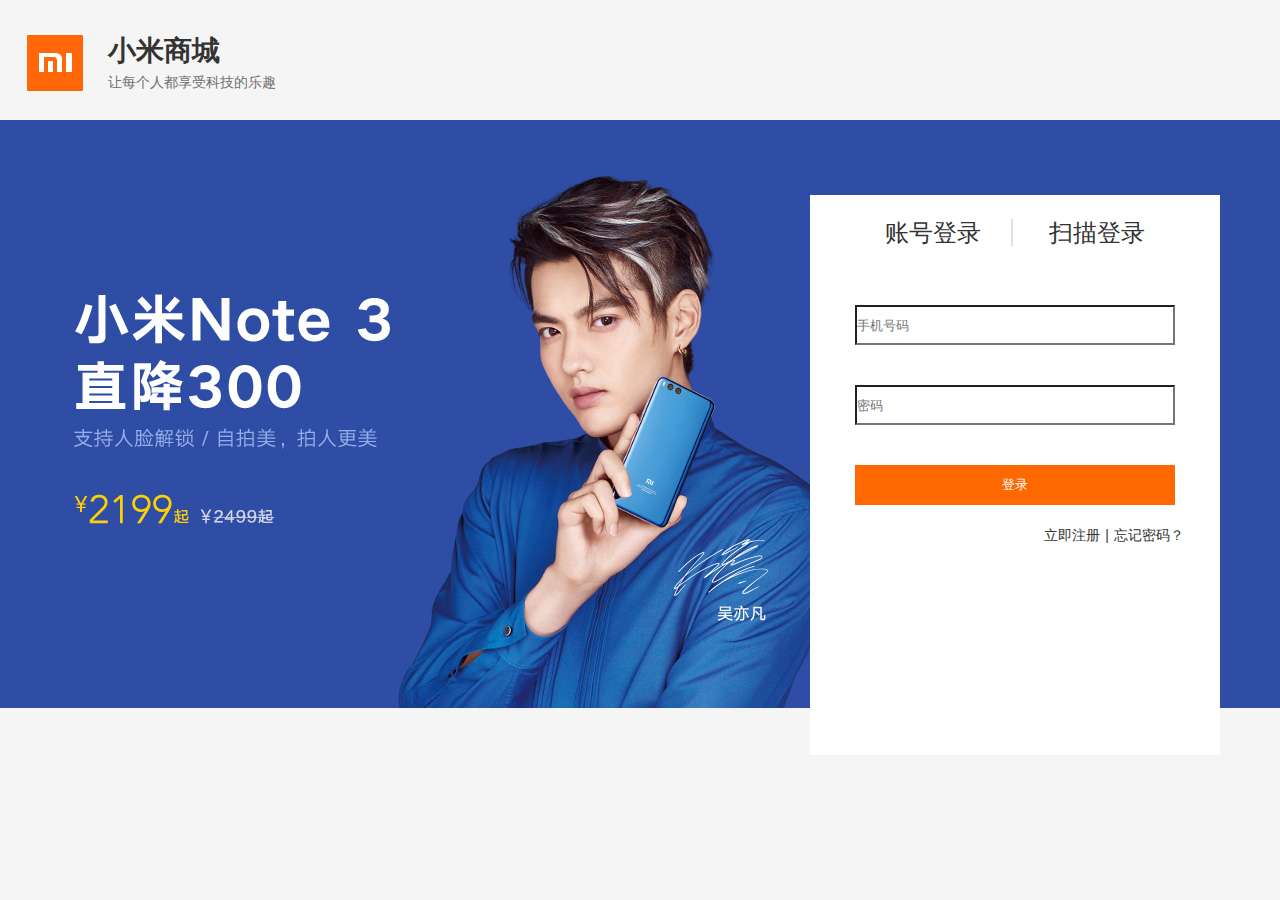
<file: login.html>
<!DOCTYPE html>
<html lang="en">

<head>
	<meta charset="UTF-8">
	<meta name="viewport" content="width=device-width, initial-scale=1.0">
	<meta http-equiv="X-UA-Compatible" content="ie=edge">
	<title>小米登录</title>
	<link rel="stylesheet" href="css/common.css">
	<link rel="stylesheet" href="css/login.css">
</head>

<body>
	<div id="login">
		<div class="container login_top">
			<div class="lf">
				<a href="#" class="logo">
			   <img src="./img/index/logo.png" class="logo_img">
			  </a>
			</div>
			<div class="lf title">
				<h2>小米商城</h2>
				<span>让每个人都享受科技的乐趣</span>
			</div>
		</div>
		<!-- 背景图 -->
		<div class="login_main">
			<div class="login_form">
				<p class="title">
					<a href="#">账号登录</a>
					<a href="#">扫描登录</a>
				</p>
				<div class="form">
					<form action="post">
						<div>
							<div><label for="tel"></label></div>
							<input id="tel" type="tel" name="phone" placeholder="手机号码">
						</div>
						<div>
							<div><label for="pwd"></label></div>
							<input id="pwd" type="password" name="upwd" placeholder="密码">
						</div>
						<p class="txt">
							<!-- <img src="img/index/err.png">手机号码或密码不正确 -->
						</p>
						<div><input type="buttin" id="btn" value="登录"></div>
						<p class="txt_2"><a href="#">立即注册</a>|<a href="#">忘记密码？</a></p>
					</form>
				</div>
			</div>
		</div>
		
	</div>
	<script src="js/jquery-3.2.1.js"></script>
    <script src="js/ajax.js"></script>
    <script src="js/login.js"></script>
</body>

</html>
</file>
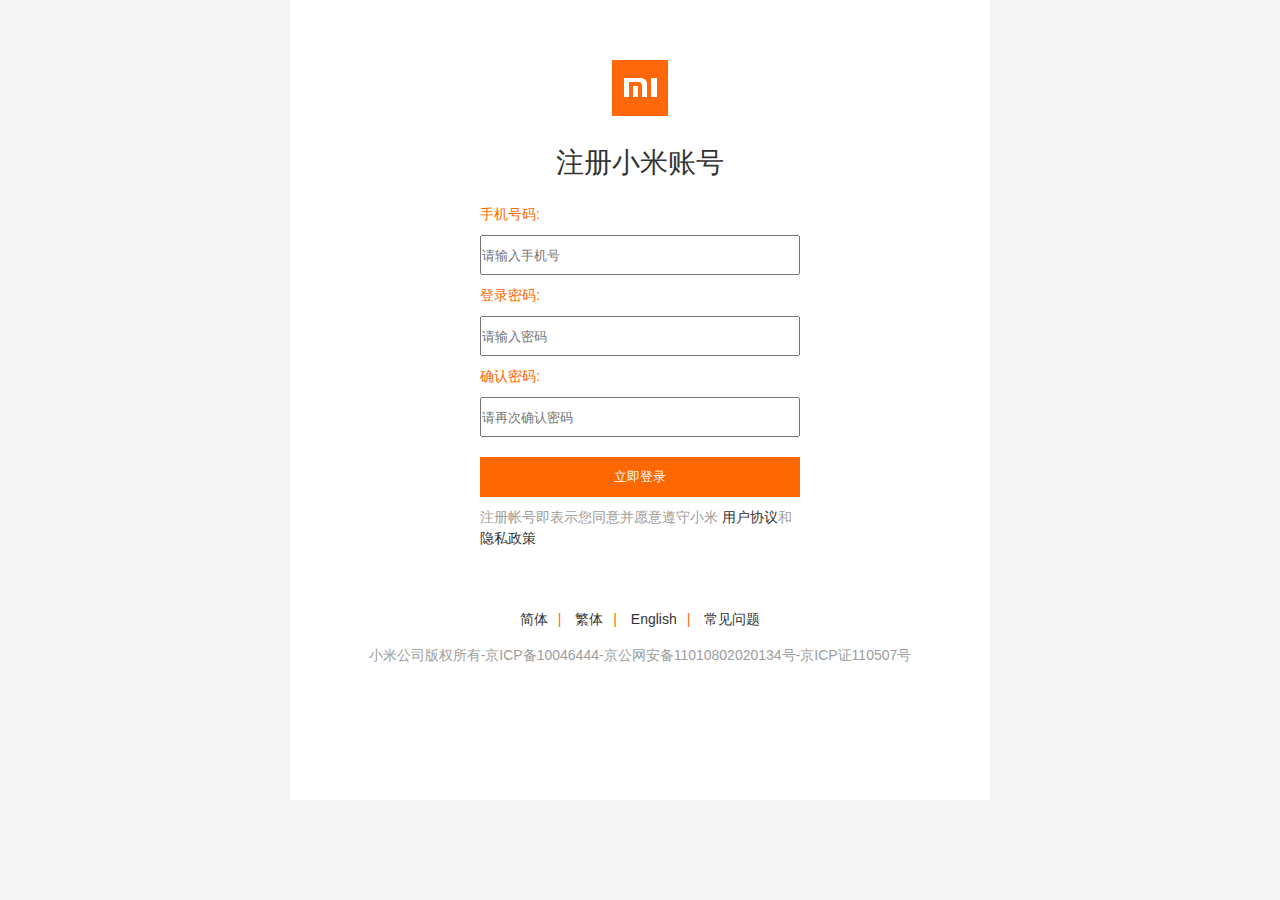
<file: register.html>
<!DOCTYPE html>
<html lang="en">

<head>
    <meta charset="UTF-8">
    <meta name="viewport" content="width=device-width, initial-scale=1.0">
    <meta http-equiv="X-UA-Compatible" content="ie=edge">
    <title>小米注册</title>
    <link rel="stylesheet" href="css/common.css">
    <link rel="stylesheet" href="css/register.css">
</head>

<body>
    <div class="register">
        <!-- 注册部分 -->
        <div id="register_main">
            <div>
                <a href="#" class="logo">
                 <img src="./img/index/logo.png">
                </a>
            </div>
            <h2>注册小米账号</h2>
            <div class="register_form">
                <form action="post" id="form">
                    <div>
                        <p class="txt">
                            <label for="tel">手机号码:</label>
                        </p>
                        <input id="tel" type="tel" name="phone" placeholder="请输入手机号">
                        <p class="txt"> 
                            <!-- <img src="" alt=""> --> 
                        </p>

                    </div>
                    <div>
                        <p class="txt">
                            <label for="pwd">登录密码:</label>
                        </p>
                        <input type="password" id="pwd" name="upwd" placeholder="请输入密码">
                        <p class="txt">
                            <span>
                               <!-- <img src="" alt=""> -->
                            </span>
                        </p>
                    </div>
                    <div>
                        <p class="txt">
                            <label for="pwd2">确认密码:</label>
                        </p>
                        <input type="password" id="pwd2" name="upwd" placeholder="请再次确认密码">
                        <p class="txt">
                         <span>
                            <!-- <img src="" alt=""> -->
                         </span>
                        </p>
                    </div>
                    <input type="button" value="立即登录" id="btn">
                    <p class="detail">
                        注册帐号即表示您同意并愿意遵守小米
                        <a href="#">用户协议</a>和
                        <a href="#"> 隐私政策 </a>
                    </p>
                </form>
            </div>
            <!-- 底部 -->
            <div class="register_bottom">
                <p class="txt">
                    <a href="#">简体</a>|
                    <a href="#">繁体</a>|
                    <a href="#">English</a>|
                    <a href="#">常见问题</a>
                </p>
                <p><span>小米公司版权所有-京ICP备10046444-京公网安备11010802020134号</span><a href="" class="tax">-京ICP证110507号</a></p>
            </div>
        </div>
    </div>
    </div>
    <script src="js/jquery-3.2.1.js"></script>
    <script src="js/ajax.js"></script>
    <script src="js/register.js"></script>
</body>

</html>
</file>
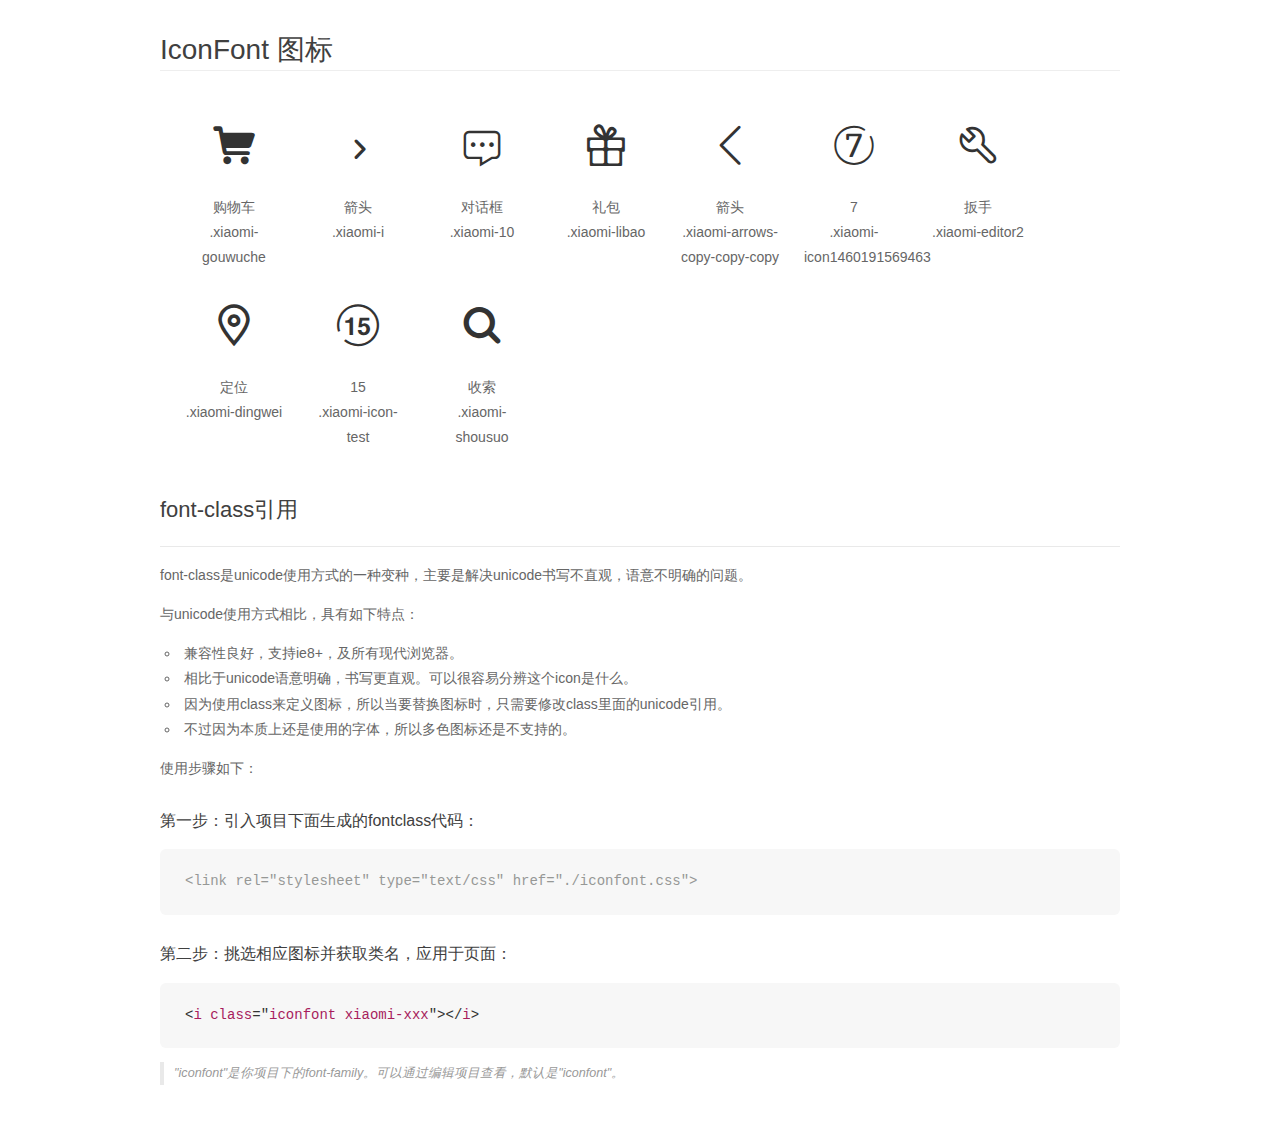
<file: css/font/demo_fontclass.html>
<!DOCTYPE html>
<html>
<head>
    <meta charset="utf-8"/>
    <title>IconFont</title>
    <link rel="stylesheet" href="demo.css">
    <link rel="stylesheet" href="iconfont.css">
</head>
<body>
    <div class="main markdown">
        <h1>IconFont 图标</h1>
        <ul class="icon_lists clear">
            
                <li>
                <i class="icon iconfont xiaomi-gouwuche"></i>
                    <div class="name">购物车</div>
                    <div class="fontclass">.xiaomi-gouwuche</div>
                </li>
            
                <li>
                <i class="icon iconfont xiaomi-i"></i>
                    <div class="name">箭头</div>
                    <div class="fontclass">.xiaomi-i</div>
                </li>
            
                <li>
                <i class="icon iconfont xiaomi-10"></i>
                    <div class="name">对话框</div>
                    <div class="fontclass">.xiaomi-10</div>
                </li>
            
                <li>
                <i class="icon iconfont xiaomi-libao"></i>
                    <div class="name">礼包</div>
                    <div class="fontclass">.xiaomi-libao</div>
                </li>
            
                <li>
                <i class="icon iconfont xiaomi-arrows-copy-copy-copy"></i>
                    <div class="name">箭头</div>
                    <div class="fontclass">.xiaomi-arrows-copy-copy-copy</div>
                </li>
            
                <li>
                <i class="icon iconfont xiaomi-icon1460191569463"></i>
                    <div class="name">7</div>
                    <div class="fontclass">.xiaomi-icon1460191569463</div>
                </li>
            
                <li>
                <i class="icon iconfont xiaomi-editor2"></i>
                    <div class="name">扳手</div>
                    <div class="fontclass">.xiaomi-editor2</div>
                </li>
            
                <li>
                <i class="icon iconfont xiaomi-dingwei"></i>
                    <div class="name">定位</div>
                    <div class="fontclass">.xiaomi-dingwei</div>
                </li>
            
                <li>
                <i class="icon iconfont xiaomi-icon-test"></i>
                    <div class="name">15</div>
                    <div class="fontclass">.xiaomi-icon-test</div>
                </li>
            
                <li>
                <i class="icon iconfont xiaomi-shousuo"></i>
                    <div class="name">收索</div>
                    <div class="fontclass">.xiaomi-shousuo</div>
                </li>
            
        </ul>

        <h2 id="font-class-">font-class引用</h2>
        <hr>

        <p>font-class是unicode使用方式的一种变种，主要是解决unicode书写不直观，语意不明确的问题。</p>
        <p>与unicode使用方式相比，具有如下特点：</p>
        <ul>
        <li>兼容性良好，支持ie8+，及所有现代浏览器。</li>
        <li>相比于unicode语意明确，书写更直观。可以很容易分辨这个icon是什么。</li>
        <li>因为使用class来定义图标，所以当要替换图标时，只需要修改class里面的unicode引用。</li>
        <li>不过因为本质上还是使用的字体，所以多色图标还是不支持的。</li>
        </ul>
        <p>使用步骤如下：</p>
        <h3 id="-fontclass-">第一步：引入项目下面生成的fontclass代码：</h3>


        <pre><code class="lang-js hljs javascript"><span class="hljs-comment">&lt;link rel="stylesheet" type="text/css" href="./iconfont.css"&gt;</span></code></pre>
        <h3 id="-">第二步：挑选相应图标并获取类名，应用于页面：</h3>
        <pre><code class="lang-css hljs">&lt;<span class="hljs-selector-tag">i</span> <span class="hljs-selector-tag">class</span>="<span class="hljs-selector-tag">iconfont</span> <span class="hljs-selector-tag">xiaomi-xxx</span>"&gt;&lt;/<span class="hljs-selector-tag">i</span>&gt;</code></pre>
        <blockquote>
        <p>"iconfont"是你项目下的font-family。可以通过编辑项目查看，默认是"iconfont"。</p>
        </blockquote>
    </div>
</body>
</html>
</file>
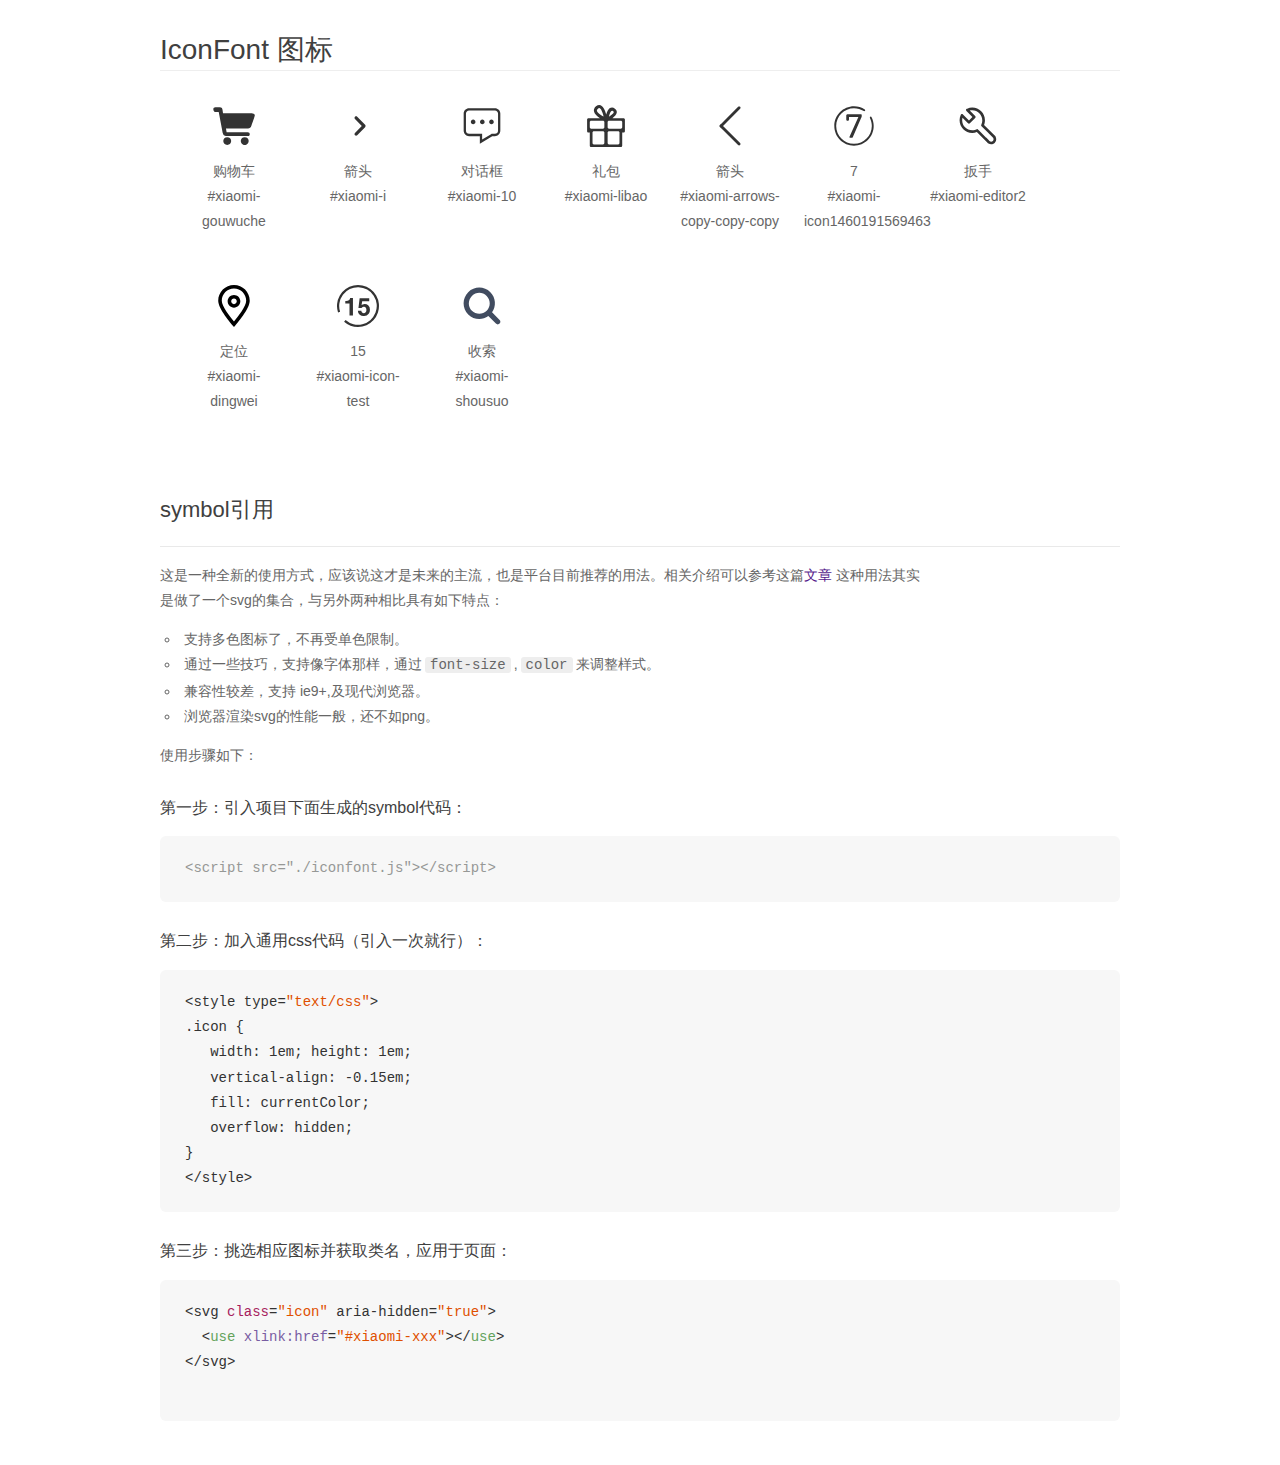
<file: css/font/demo_symbol.html>
<!DOCTYPE html>
<html>
<head>
    <meta charset="utf-8"/>
    <title>IconFont</title>
    <link rel="stylesheet" href="demo.css">
    <script src="iconfont.js"></script>

    <style type="text/css">
        .icon {
          /* 通过设置 font-size 来改变图标大小 */
          width: 1em; height: 1em;
          /* 图标和文字相邻时，垂直对齐 */
          vertical-align: -0.15em;
          /* 通过设置 color 来改变 SVG 的颜色/fill */
          fill: currentColor;
          /* path 和 stroke 溢出 viewBox 部分在 IE 下会显示
             normalize.css 中也包含这行 */
          overflow: hidden;
        }

    </style>
</head>
<body>
    <div class="main markdown">
        <h1>IconFont 图标</h1>
        <ul class="icon_lists clear">
            
                <li>
                    <svg class="icon" aria-hidden="true">
                        <use xlink:href="#xiaomi-gouwuche"></use>
                    </svg>
                    <div class="name">购物车</div>
                    <div class="fontclass">#xiaomi-gouwuche</div>
                </li>
            
                <li>
                    <svg class="icon" aria-hidden="true">
                        <use xlink:href="#xiaomi-i"></use>
                    </svg>
                    <div class="name">箭头</div>
                    <div class="fontclass">#xiaomi-i</div>
                </li>
            
                <li>
                    <svg class="icon" aria-hidden="true">
                        <use xlink:href="#xiaomi-10"></use>
                    </svg>
                    <div class="name">对话框</div>
                    <div class="fontclass">#xiaomi-10</div>
                </li>
            
                <li>
                    <svg class="icon" aria-hidden="true">
                        <use xlink:href="#xiaomi-libao"></use>
                    </svg>
                    <div class="name">礼包</div>
                    <div class="fontclass">#xiaomi-libao</div>
                </li>
            
                <li>
                    <svg class="icon" aria-hidden="true">
                        <use xlink:href="#xiaomi-arrows-copy-copy-copy"></use>
                    </svg>
                    <div class="name">箭头</div>
                    <div class="fontclass">#xiaomi-arrows-copy-copy-copy</div>
                </li>
            
                <li>
                    <svg class="icon" aria-hidden="true">
                        <use xlink:href="#xiaomi-icon1460191569463"></use>
                    </svg>
                    <div class="name">7</div>
                    <div class="fontclass">#xiaomi-icon1460191569463</div>
                </li>
            
                <li>
                    <svg class="icon" aria-hidden="true">
                        <use xlink:href="#xiaomi-editor2"></use>
                    </svg>
                    <div class="name">扳手</div>
                    <div class="fontclass">#xiaomi-editor2</div>
                </li>
            
                <li>
                    <svg class="icon" aria-hidden="true">
                        <use xlink:href="#xiaomi-dingwei"></use>
                    </svg>
                    <div class="name">定位</div>
                    <div class="fontclass">#xiaomi-dingwei</div>
                </li>
            
                <li>
                    <svg class="icon" aria-hidden="true">
                        <use xlink:href="#xiaomi-icon-test"></use>
                    </svg>
                    <div class="name">15</div>
                    <div class="fontclass">#xiaomi-icon-test</div>
                </li>
            
                <li>
                    <svg class="icon" aria-hidden="true">
                        <use xlink:href="#xiaomi-shousuo"></use>
                    </svg>
                    <div class="name">收索</div>
                    <div class="fontclass">#xiaomi-shousuo</div>
                </li>
            
        </ul>


        <h2 id="symbol-">symbol引用</h2>
        <hr>

        <p>这是一种全新的使用方式，应该说这才是未来的主流，也是平台目前推荐的用法。相关介绍可以参考这篇<a href="">文章</a>
        这种用法其实是做了一个svg的集合，与另外两种相比具有如下特点：</p>
        <ul>
          <li>支持多色图标了，不再受单色限制。</li>
          <li>通过一些技巧，支持像字体那样，通过<code>font-size</code>,<code>color</code>来调整样式。</li>
          <li>兼容性较差，支持 ie9+,及现代浏览器。</li>
          <li>浏览器渲染svg的性能一般，还不如png。</li>
        </ul>
        <p>使用步骤如下：</p>
        <h3 id="-symbol-">第一步：引入项目下面生成的symbol代码：</h3>
        <pre><code class="lang-js hljs javascript"><span class="hljs-comment">&lt;script src="./iconfont.js"&gt;&lt;/script&gt;</span></code></pre>
        <h3 id="-css-">第二步：加入通用css代码（引入一次就行）：</h3>
        <pre><code class="lang-js hljs javascript">&lt;style type=<span class="hljs-string">"text/css"</span>&gt;
.icon {
   width: <span class="hljs-number">1</span>em; height: <span class="hljs-number">1</span>em;
   vertical-align: <span class="hljs-number">-0.15</span>em;
   fill: currentColor;
   overflow: hidden;
}
&lt;<span class="hljs-regexp">/style&gt;</span></code></pre>
        <h3 id="-">第三步：挑选相应图标并获取类名，应用于页面：</h3>
        <pre><code class="lang-js hljs javascript">&lt;svg <span class="hljs-class"><span class="hljs-keyword">class</span></span>=<span class="hljs-string">"icon"</span> aria-hidden=<span class="hljs-string">"true"</span>&gt;<span class="xml"><span class="hljs-tag">
  &lt;<span class="hljs-name">use</span> <span class="hljs-attr">xlink:href</span>=<span class="hljs-string">"#xiaomi-xxx"</span>&gt;</span><span class="hljs-tag">&lt;/<span class="hljs-name">use</span>&gt;</span>
</span>&lt;<span class="hljs-regexp">/svg&gt;
        </span></code></pre>
    </div>
</body>
</html>
</file>
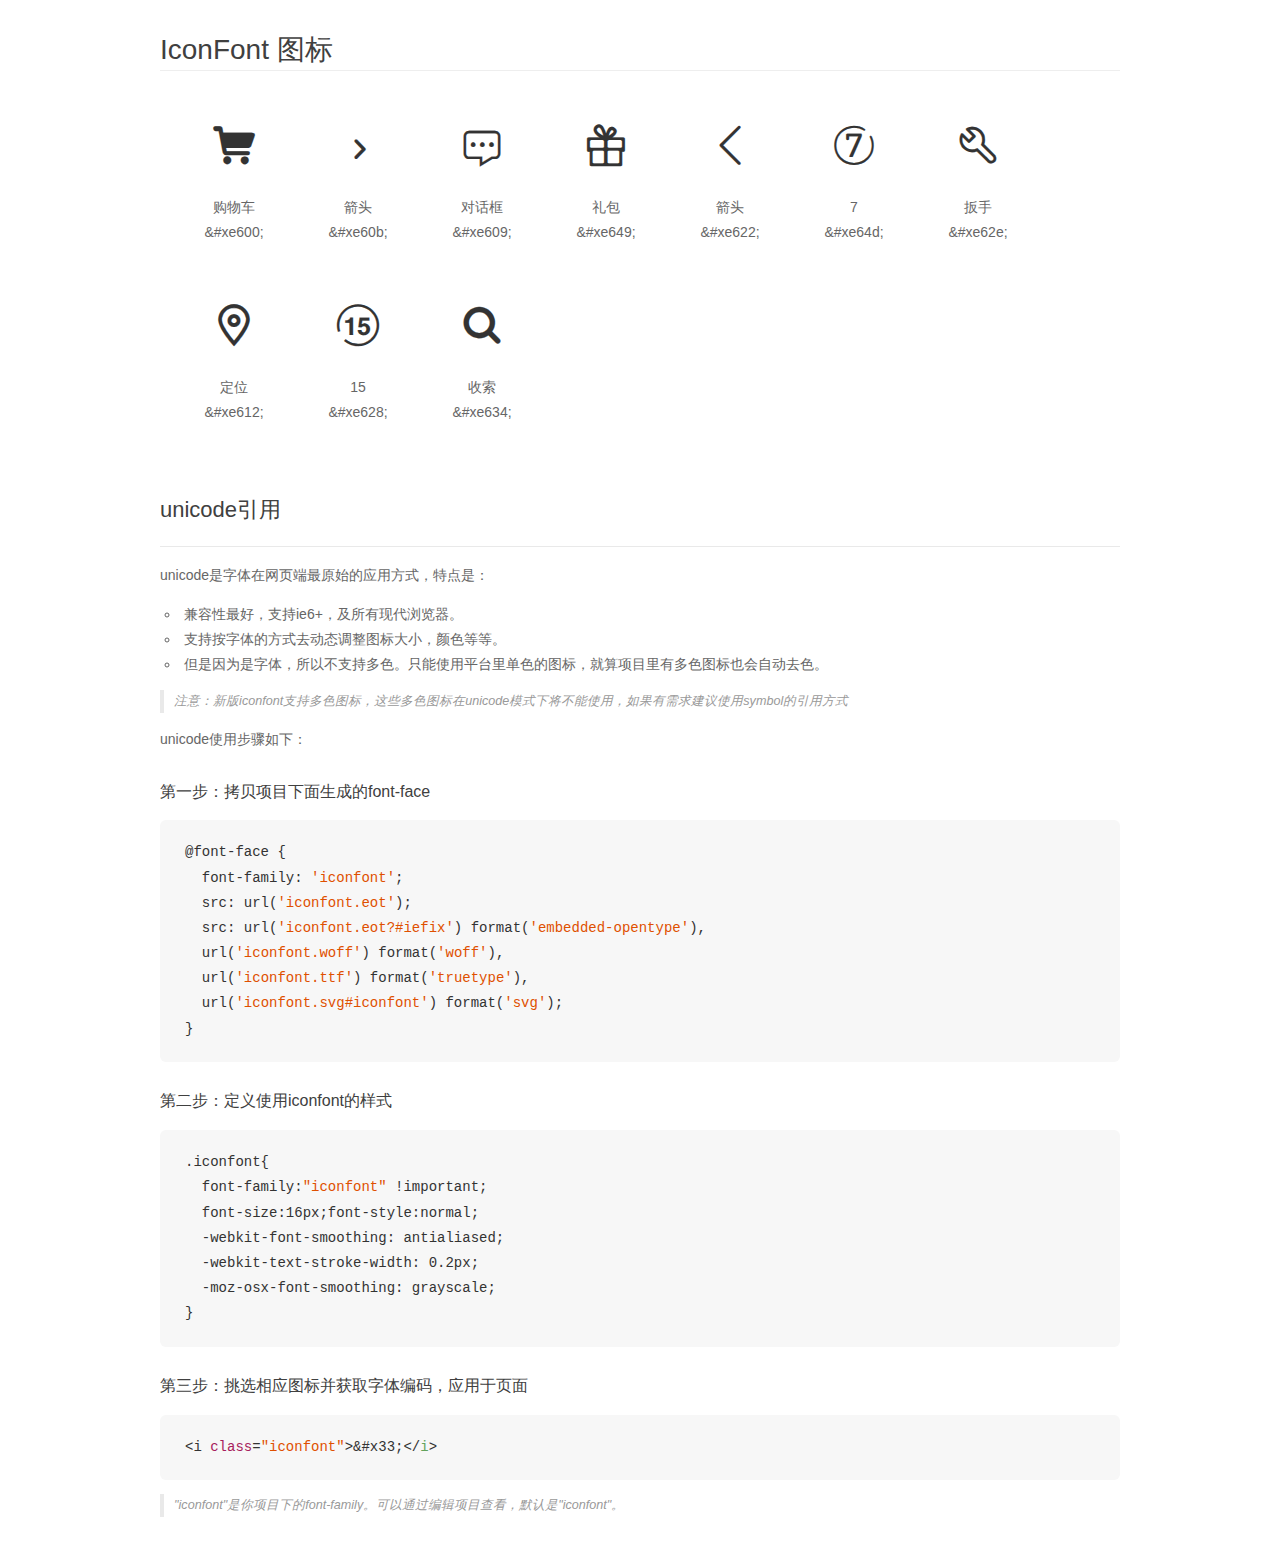
<file: css/font/demo_unicode.html>
<!DOCTYPE html>
<html>
<head>
    <meta charset="utf-8"/>
    <title>IconFont</title>
    <link rel="stylesheet" href="demo.css">

    <style type="text/css">

        @font-face {font-family: "iconfont";
          src: url('iconfont.eot'); /* IE9*/
          src: url('iconfont.eot#iefix') format('embedded-opentype'), /* IE6-IE8 */
          url('iconfont.woff') format('woff'), /* chrome, firefox */
          url('iconfont.ttf') format('truetype'), /* chrome, firefox, opera, Safari, Android, iOS 4.2+*/
          url('iconfont.svg#iconfont') format('svg'); /* iOS 4.1- */
        }

        .iconfont {
          font-family:"iconfont" !important;
          font-size:16px;
          font-style:normal;
          -webkit-font-smoothing: antialiased;
          -webkit-text-stroke-width: 0.2px;
          -moz-osx-font-smoothing: grayscale;
        }

    </style>
</head>
<body>
    <div class="main markdown">
        <h1>IconFont 图标</h1>
        <ul class="icon_lists clear">
            
                <li>
                <i class="icon iconfont">&#xe600;</i>
                    <div class="name">购物车</div>
                    <div class="code">&amp;#xe600;</div>
                </li>
            
                <li>
                <i class="icon iconfont">&#xe60b;</i>
                    <div class="name">箭头</div>
                    <div class="code">&amp;#xe60b;</div>
                </li>
            
                <li>
                <i class="icon iconfont">&#xe609;</i>
                    <div class="name">对话框</div>
                    <div class="code">&amp;#xe609;</div>
                </li>
            
                <li>
                <i class="icon iconfont">&#xe649;</i>
                    <div class="name">礼包</div>
                    <div class="code">&amp;#xe649;</div>
                </li>
            
                <li>
                <i class="icon iconfont">&#xe622;</i>
                    <div class="name">箭头</div>
                    <div class="code">&amp;#xe622;</div>
                </li>
            
                <li>
                <i class="icon iconfont">&#xe64d;</i>
                    <div class="name">7</div>
                    <div class="code">&amp;#xe64d;</div>
                </li>
            
                <li>
                <i class="icon iconfont">&#xe62e;</i>
                    <div class="name">扳手</div>
                    <div class="code">&amp;#xe62e;</div>
                </li>
            
                <li>
                <i class="icon iconfont">&#xe612;</i>
                    <div class="name">定位</div>
                    <div class="code">&amp;#xe612;</div>
                </li>
            
                <li>
                <i class="icon iconfont">&#xe628;</i>
                    <div class="name">15</div>
                    <div class="code">&amp;#xe628;</div>
                </li>
            
                <li>
                <i class="icon iconfont">&#xe634;</i>
                    <div class="name">收索</div>
                    <div class="code">&amp;#xe634;</div>
                </li>
            
        </ul>
        <h2 id="unicode-">unicode引用</h2>
        <hr>

        <p>unicode是字体在网页端最原始的应用方式，特点是：</p>
        <ul>
        <li>兼容性最好，支持ie6+，及所有现代浏览器。</li>
        <li>支持按字体的方式去动态调整图标大小，颜色等等。</li>
        <li>但是因为是字体，所以不支持多色。只能使用平台里单色的图标，就算项目里有多色图标也会自动去色。</li>
        </ul>
        <blockquote>
        <p>注意：新版iconfont支持多色图标，这些多色图标在unicode模式下将不能使用，如果有需求建议使用symbol的引用方式</p>
        </blockquote>
        <p>unicode使用步骤如下：</p>
        <h3 id="-font-face">第一步：拷贝项目下面生成的font-face</h3>
        <pre><code class="lang-js hljs javascript">@font-face {
  font-family: <span class="hljs-string">'iconfont'</span>;
  src: url(<span class="hljs-string">'iconfont.eot'</span>);
  src: url(<span class="hljs-string">'iconfont.eot?#iefix'</span>) format(<span class="hljs-string">'embedded-opentype'</span>),
  url(<span class="hljs-string">'iconfont.woff'</span>) format(<span class="hljs-string">'woff'</span>),
  url(<span class="hljs-string">'iconfont.ttf'</span>) format(<span class="hljs-string">'truetype'</span>),
  url(<span class="hljs-string">'iconfont.svg#iconfont'</span>) format(<span class="hljs-string">'svg'</span>);
}
</code></pre>
        <h3 id="-iconfont-">第二步：定义使用iconfont的样式</h3>
        <pre><code class="lang-js hljs javascript">.iconfont{
  font-family:<span class="hljs-string">"iconfont"</span> !important;
  font-size:<span class="hljs-number">16</span>px;font-style:normal;
  -webkit-font-smoothing: antialiased;
  -webkit-text-stroke-width: <span class="hljs-number">0.2</span>px;
  -moz-osx-font-smoothing: grayscale;
}
</code></pre>
        <h3 id="-">第三步：挑选相应图标并获取字体编码，应用于页面</h3>
        <pre><code class="lang-js hljs javascript">&lt;i <span class="hljs-class"><span class="hljs-keyword">class</span></span>=<span class="hljs-string">"iconfont"</span>&gt;&amp;#x33;<span class="xml"><span class="hljs-tag">&lt;/<span class="hljs-name">i</span>&gt;</span></span></code></pre>

        <blockquote>
        <p>"iconfont"是你项目下的font-family。可以通过编辑项目查看，默认是"iconfont"。</p>
        </blockquote>
    </div>


</body>
</html>
</file>
<file: css/common.css>
html,body,p,h1,h2,h3,h4,ul,li{
	margin:0;
	padding: 0;
	list-style: none;
}
*{
	box-sizing: border-box;
}
body{
	font: 14px/1.5 "Helvetica Neue",Helvetica,Arial,"Microsoft Yahei","Hiragino Sans GB","Heiti SC","WenQuanYi Micro Hei",sans-serif;
    color: #333;
    background-color: #F5F5F5;
	min-width: 1226px;
	font-size:14px;
}
.container{
	width:1226px;	
	margin:0 auto;
}
 a{ 
    color: #333;
	text-decoration: none;
}
 a:hover{
	color:#FF6700;
}

.lf{
	float: left;
}
.rt{
	float: right;
}
.clear::after{
	content:"";
	display: block;
	clear: both;
}
img{
	vertical-align:center;
}
.fixed_nav{
    position:fixed;
    z-index:160;
    top:0;
    left:0;
    right: 0;
    width: 1230px;
    height:60px;
    background: #ffffff;
    transition: all 0.2s;
    /* padding: 15px; */
    margin:0 auto;
}
</file>
<file: css/login.css>
/***************小米登录网页****************************** */
#login{
	margin-top:35px;
}
#login .login_top{
	height:100px;
}
#login div.title{
	margin-left:25px;
	margin-top:-5px;
}
#login div.title>h2{
	font-size: 28px;
}
#login div.title>span{
	color:#707070;
}
#login .login_main{
	width: 100%;
    height: 588px;
    position: absolute;
    left: 0px;
	top: 120px;
	background: url(../img/index/39bbba76b6bd35821f820c9f1e21de27.jpg)   top center;
}
#login div.login_form{
	width:410px;
	height: 560px;
	position: absolute; 
	background:#fff;
	top:75px;
	right:60px;
}
#login div.login_form>p.title{
	width:410px;
	height: 50px;
	margin:20px 0;
	text-align: center;
	font-size: 24px;
}
#login div.login_form>p.title>a{
	 padding:0 30px;
	
}
#login div.login_form>p.title>a:first-child{
	border-right: 2px solid #E0E0E0;
}
#login div.login_form div.form{
	width:348px;
	height: 397px;
	margin:5px auto;
	text-align: center;
	
}

#login div.form input{
	width:320px;
	height:40px;
	margin:20px 0;
	padding:5px 0;
	background:#fff;
}
#login div.form  p.txt{
	width:320px; 
	text-align: left;
	color:#ff6700;
	margin:auto;
}
#login div.form  p.txt>img{
	vertical-align: top;
	position: relative;
	top:2px;
}
#login #btn{
	background: #ff6700;
	border:none;
	color: #fff;
	outline: none;
	cursor: pointer;
	text-align: center;
}
div.form p.txt_2{
	text-align: right;
}
div.form p.txt_2>a{
	padding:5px;
}
</file>
<file: css/register.css>
/****************注册网页**************************************  */
body{
    background:#F5F5F5;
}
#register_main{
    height:800px;
    width:700px;
    background: #fff;
    margin:auto;
    text-align: center;
    padding-top:60px;
 }
 #register_main>h2{
    font-size:28px;
    font-weight: normal;
    margin:20px 0;
 }
 #form input{
     width:320px;
     height:40px;
     margin:10px 0;
     padding:5px 0;
 }
 #form p.txt,p.detail{
     text-align: left;
     width:320px;
     margin:0 auto;
     color:#ff6700;
 }
 #form  p.txt>img{
     vertical-align: bottom;
     position: relative;
     top:-3px;
 }
 #btn{
     background: #ff6700;
     border:none;
     color: #fff;
     outline: none;
     cursor: pointer;
 }
 p.detail{
     color:#9D9D9D;
 }
 .register_bottom,a.tax{
     margin-top:60px;
     color:#9D9D9D;
 }
 .register_bottom>p.txt{
     margin-bottom: 15px;
     color:#ff6700;
 }
 .register_bottom>p.txt>a{
     padding:0 10px;
 }
</file>
<file: css/font/iconfont.css>
@font-face {font-family: "iconfont";
  src: url('iconfont.eot?t=1508597395681'); /* IE9*/
  src: url('iconfont.eot?t=1508597395681#iefix') format('embedded-opentype'), /* IE6-IE8 */
  url('[data-uri]') format('woff'),
  url('iconfont.ttf?t=1508597395681') format('truetype'), /* chrome, firefox, opera, Safari, Android, iOS 4.2+*/
  url('iconfont.svg?t=1508597395681#iconfont') format('svg'); /* iOS 4.1- */
}

[class^='xiaomi'],[class*='xiaomi'] {
  font-family:"iconfont" !important;
  font-size:16px;
  font-style:normal;
  -webkit-font-smoothing: antialiased;
  -moz-osx-font-smoothing: grayscale;
}

.xiaomi-gouwuche:before { content: "\e600"; }

.xiaomi-i:before { content: "\e60b"; }

.xiaomi-10:before { content: "\e609"; }

.xiaomi-libao:before { content: "\e649"; }

.xiaomi-arrows-copy-copy-copy:before { content: "\e622"; }

.xiaomi-icon1460191569463:before { content: "\e64d"; }

.xiaomi-editor2:before { content: "\e62e"; }

.xiaomi-dingwei:before { content: "\e612"; }

.xiaomi-icon-test:before { content: "\e628"; }

.xiaomi-shousuo:before { content: "\e634"; }
</file>
<file: css/font/demo.css>
*{margin: 0;padding: 0;list-style: none;}
/*
KISSY CSS Reset
理念：1. reset 的目的不是清除浏览器的默认样式，这仅是部分工作。清除和重置是紧密不可分的。
2. reset 的目的不是让默认样式在所有浏览器下一致，而是减少默认样式有可能带来的问题。
3. reset 期望提供一套普适通用的基础样式。但没有银弹，推荐根据具体需求，裁剪和修改后再使用。
特色：1. 适应中文；2. 基于最新主流浏览器。
维护：玉伯<lifesinger@gmail.com>, 正淳<ragecarrier@gmail.com>
 */

/** 清除内外边距 **/
body, h1, h2, h3, h4, h5, h6, hr, p, blockquote, /* structural elements 结构元素 */
dl, dt, dd, ul, ol, li, /* list elements 列表元素 */
pre, /* text formatting elements 文本格式元素 */
form, fieldset, legend, button, input, textarea, /* form elements 表单元素 */
th, td /* table elements 表格元素 */ {
  margin: 0;
  padding: 0;
}

/** 设置默认字体 **/
body,
button, input, select, textarea /* for ie */ {
  font: 12px/1.5 tahoma, arial, \5b8b\4f53, sans-serif;
}
h1, h2, h3, h4, h5, h6 { font-size: 100%; }
address, cite, dfn, em, var { font-style: normal; } /* 将斜体扶正 */
code, kbd, pre, samp { font-family: courier new, courier, monospace; } /* 统一等宽字体 */
small { font-size: 12px; } /* 小于 12px 的中文很难阅读，让 small 正常化 */

/** 重置列表元素 **/
ul, ol { list-style: none; }

/** 重置文本格式元素 **/
a { text-decoration: none; }
a:hover { text-decoration: underline; }


/** 重置表单元素 **/
legend { color: #000; } /* for ie6 */
fieldset, img { border: 0; } /* img 搭车：让链接里的 img 无边框 */
button, input, select, textarea { font-size: 100%; } /* 使得表单元素在 ie 下能继承字体大小 */
/* 注：optgroup 无法扶正 */

/** 重置表格元素 **/
table { border-collapse: collapse; border-spacing: 0; }

/* 清除浮动 */
.ks-clear:after, .clear:after {
  content: '\20';
  display: block;
  height: 0;
  clear: both;
}
.ks-clear, .clear {
  *zoom: 1;
}

.main {
  padding: 30px 100px;
width: 960px;
margin: 0 auto;
}
.main h1{font-size:36px; color:#333; text-align:left;margin-bottom:30px; border-bottom: 1px solid #eee;}

.helps{margin-top:40px;}
.helps pre{
  padding:20px;
  margin:10px 0;
  border:solid 1px #e7e1cd;
  background-color: #fffdef;
  overflow: auto;
}

.icon_lists{
  width: 100% !important;

}

.icon_lists li{
  float:left;
  width: 100px;
  height:180px;
  text-align: center;
  list-style: none !important;
}
.icon_lists .icon{
  font-size: 42px;
  line-height: 100px;
  margin: 10px 0;
  color:#333;
  -webkit-transition: font-size 0.25s ease-out 0s;
  -moz-transition: font-size 0.25s ease-out 0s;
  transition: font-size 0.25s ease-out 0s;

}
.icon_lists .icon:hover{
  font-size: 100px;
}



.markdown {
  color: #666;
  font-size: 14px;
  line-height: 1.8;
}

.highlight {
  line-height: 1.5;
}

.markdown img {
  vertical-align: middle;
  max-width: 100%;
}

.markdown h1 {
  color: #404040;
  font-weight: 500;
  line-height: 40px;
  margin-bottom: 24px;
}

.markdown h2,
.markdown h3,
.markdown h4,
.markdown h5,
.markdown h6 {
  color: #404040;
  margin: 1.6em 0 0.6em 0;
  font-weight: 500;
  clear: both;
}

.markdown h1 {
  font-size: 28px;
}

.markdown h2 {
  font-size: 22px;
}

.markdown h3 {
  font-size: 16px;
}

.markdown h4 {
  font-size: 14px;
}

.markdown h5 {
  font-size: 12px;
}

.markdown h6 {
  font-size: 12px;
}

.markdown hr {
  height: 1px;
  border: 0;
  background: #e9e9e9;
  margin: 16px 0;
  clear: both;
}

.markdown p,
.markdown pre {
  margin: 1em 0;
}

.markdown > p,
.markdown > blockquote,
.markdown > .highlight,
.markdown > ol,
.markdown > ul {
  width: 80%;
}

.markdown ul > li {
  list-style: circle;
}

.markdown > ul li,
.markdown blockquote ul > li {
  margin-left: 20px;
  padding-left: 4px;
}

.markdown > ul li p,
.markdown > ol li p {
  margin: 0.6em 0;
}

.markdown ol > li {
  list-style: decimal;
}

.markdown > ol li,
.markdown blockquote ol > li {
  margin-left: 20px;
  padding-left: 4px;
}

.markdown code {
  margin: 0 3px;
  padding: 0 5px;
  background: #eee;
  border-radius: 3px;
}

.markdown pre {
  border-radius: 6px;
  background: #f7f7f7;
  padding: 20px;
}

.markdown pre code {
  border: none;
  background: #f7f7f7;
  margin: 0;
}

.markdown strong,
.markdown b {
  font-weight: 600;
}

.markdown > table {
  border-collapse: collapse;
  border-spacing: 0px;
  empty-cells: show;
  border: 1px solid #e9e9e9;
  width: 95%;
  margin-bottom: 24px;
}

.markdown > table th {
  white-space: nowrap;
  color: #333;
  font-weight: 600;

}

.markdown > table th,
.markdown > table td {
  border: 1px solid #e9e9e9;
  padding: 8px 16px;
  text-align: left;
}

.markdown > table th {
  background: #F7F7F7;
}

.markdown blockquote {
  font-size: 90%;
  color: #999;
  border-left: 4px solid #e9e9e9;
  padding-left: 0.8em;
  margin: 1em 0;
  font-style: italic;
}

.markdown blockquote p {
  margin: 0;
}

.markdown .anchor {
  opacity: 0;
  transition: opacity 0.3s ease;
  margin-left: 8px;
}

.markdown .waiting {
  color: #ccc;
}

.markdown h1:hover .anchor,
.markdown h2:hover .anchor,
.markdown h3:hover .anchor,
.markdown h4:hover .anchor,
.markdown h5:hover .anchor,
.markdown h6:hover .anchor {
  opacity: 1;
  display: inline-block;
}

.markdown > br,
.markdown > p > br {
  clear: both;
}


.hljs {
  display: block;
  background: white;
  padding: 0.5em;
  color: #333333;
  overflow-x: auto;
}

.hljs-comment,
.hljs-meta {
  color: #969896;
}

.hljs-string,
.hljs-variable,
.hljs-template-variable,
.hljs-strong,
.hljs-emphasis,
.hljs-quote {
  color: #df5000;
}

.hljs-keyword,
.hljs-selector-tag,
.hljs-type {
  color: #a71d5d;
}

.hljs-literal,
.hljs-symbol,
.hljs-bullet,
.hljs-attribute {
  color: #0086b3;
}

.hljs-section,
.hljs-name {
  color: #63a35c;
}

.hljs-tag {
  color: #333333;
}

.hljs-title,
.hljs-attr,
.hljs-selector-id,
.hljs-selector-class,
.hljs-selector-attr,
.hljs-selector-pseudo {
  color: #795da3;
}

.hljs-addition {
  color: #55a532;
  background-color: #eaffea;
}

.hljs-deletion {
  color: #bd2c00;
  background-color: #ffecec;
}

.hljs-link {
  text-decoration: underline;
}

pre{
  background: #fff;
}
</file>
